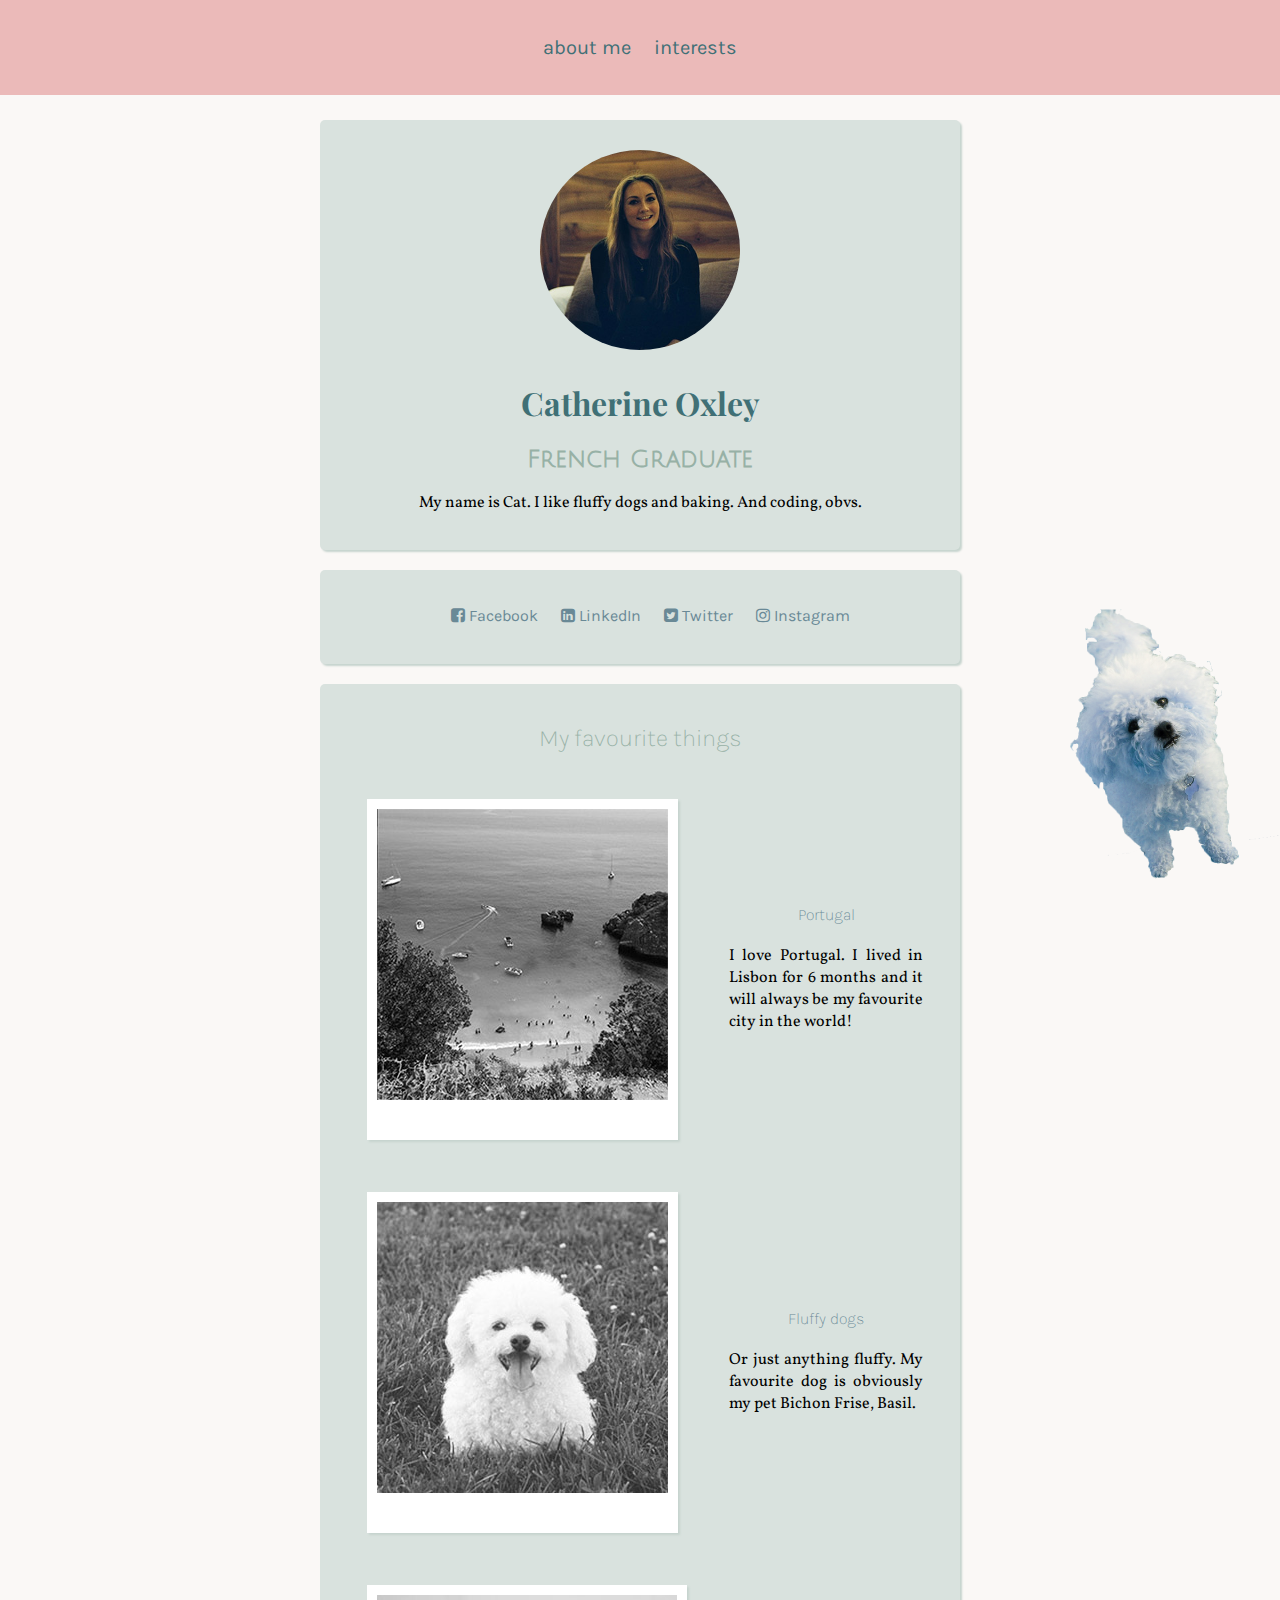
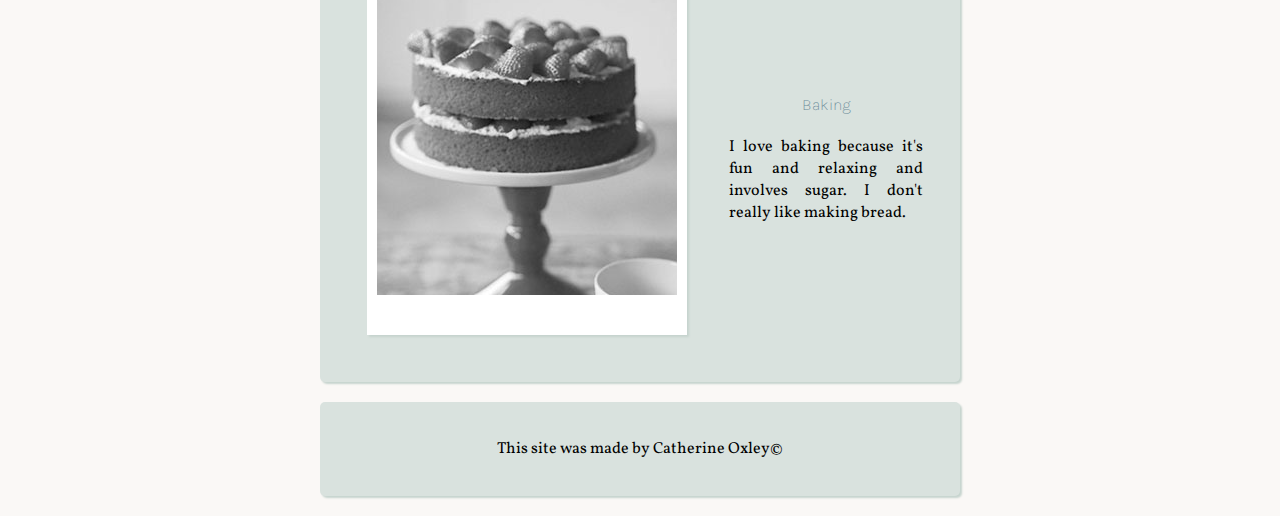
<file: index.html>
<html>
  <head>
    <meta charset="utf-8">
    <title>Basic info</title>

    <!-- Google fonts -->
    <link rel="stylesheet" href="https://fonts.googleapis.com/css?family=Vollkorn|Karla|Playfair+Display|Julius+Sans+One">

    <!-- Fontawesome -->
    <link href="https://maxcdn.bootstrapcdn.com/font-awesome/4.2.0/css/font-awesome.min.css" rel="stylesheet">

    <!-- Your style -->
    <link rel="stylesheet" href="style.css">
  </head>
  <body>

  <div class="container">

    <div class="navbar">
      <ul>
        <li class="inline-list">
          <a href="#header">about me</a>
        </li>
        <li class="inline-list">
        <a href="#pic_table">interests</a>
        </li>
      </ul>
    </div>

    <div class="site-right">

      <div class="card" id="header">
        <img src="images/me.jpg">
        <h1>Catherine Oxley</h1>

        <h2>French Graduate</h2>

        <p>My name is Cat. I like fluffy dogs and baking. And coding, obvs.</p>
      </div>

      <div class="card">
        <ul>
          <li class = "inline-list">
            <a href="https://www.facebook.com/catherine.r.oxley">
            <i class="fa fa-facebook-square" aria-hidden="true"></i> Facebook</a>
          </li>

          <li class = "inline-list">
            <a href="https://uk.linkedin.com/in/croxley">
            <i class="fa fa-linkedin-square" aria-hidden="true"></i> LinkedIn</a>
          </li>

          <li class = "inline-list">
            <a href="https://twitter.com/CatherineOxley">
            <i class="fa fa-twitter-square" aria-hidden="true"></i> Twitter</a>
          </li>

          <li class = "inline-list">
            <a href="https://www.instagram.com/catherineoxley/">
            <i class="fa fa-instagram" aria-hidden="true"></i> Instagram</a>
          </li>
        </ul>
      </div>

      <div class="card" id="pic_table">
      <h2>My favourite things</h2>
        <table>
          <tr>
            <td>
              <img src="images/beachbw.jpg">
            </td>
            <td>
              <h4>Portugal</h4>
              <p>I love Portugal. I lived in Lisbon for 6 months and it will always be my favourite city in the world!</p>
            </td>
          </tr>
          <tr>
            <td>
              <img src="images/bichon copy.jpg">
            </td>
            <td>
              <h4>Fluffy dogs</h4>
              <p>Or just anything fluffy. My favourite dog is obviously my pet Bichon Frise, Basil.</p>
            </td>
          </tr>
          <tr>
            <td>
              <img src="images/cakebw.jpg">
            </td>
            <td>
              <h4>Baking</h4>
              <p>I love baking because it's fun and relaxing and involves sugar. I don't really like making bread.</p>
            </td>
          </tr>
        </table>
      </div>

      <div class="card">
        <p>This site was made by Catherine Oxley&copy;</p>
      </div>

    </div>

    <div id="basil">
    <img src="images/bluebasil.png">
    </div>

  </div>

  </body>
</html>
</file>
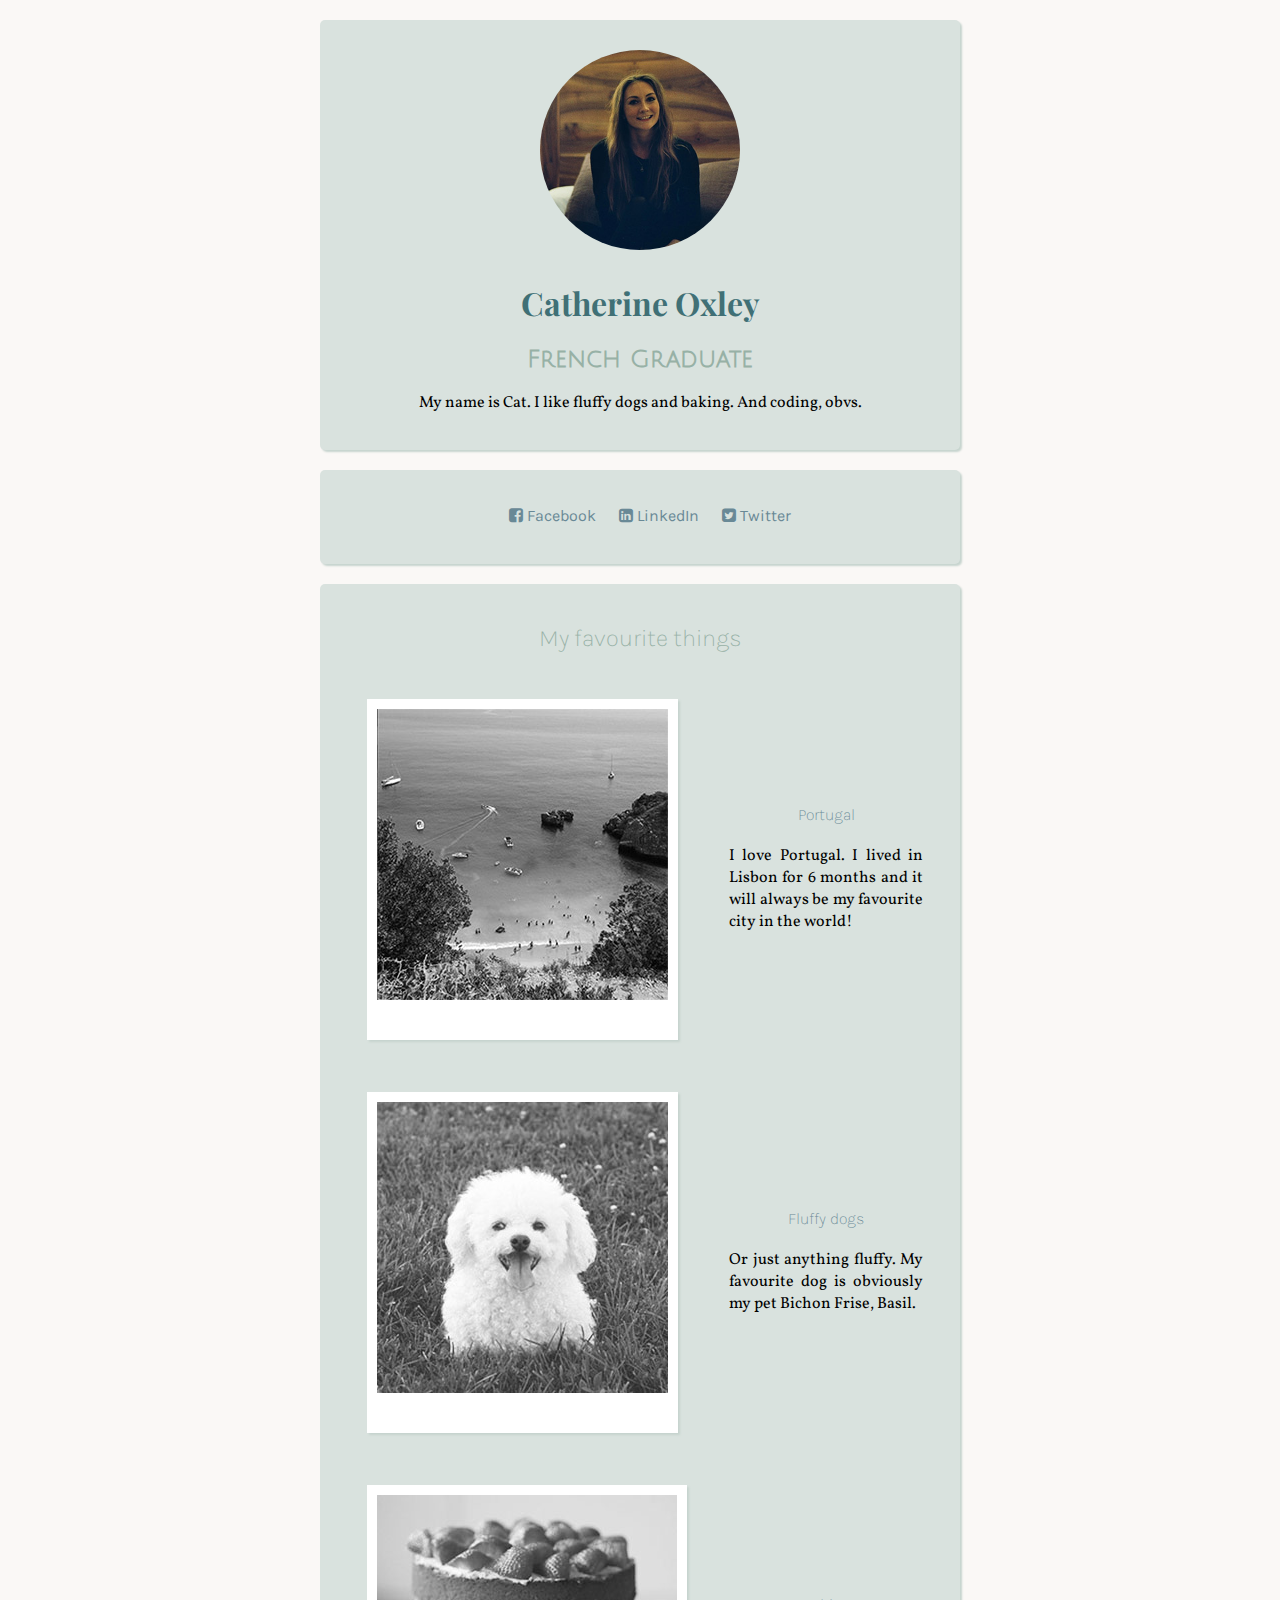
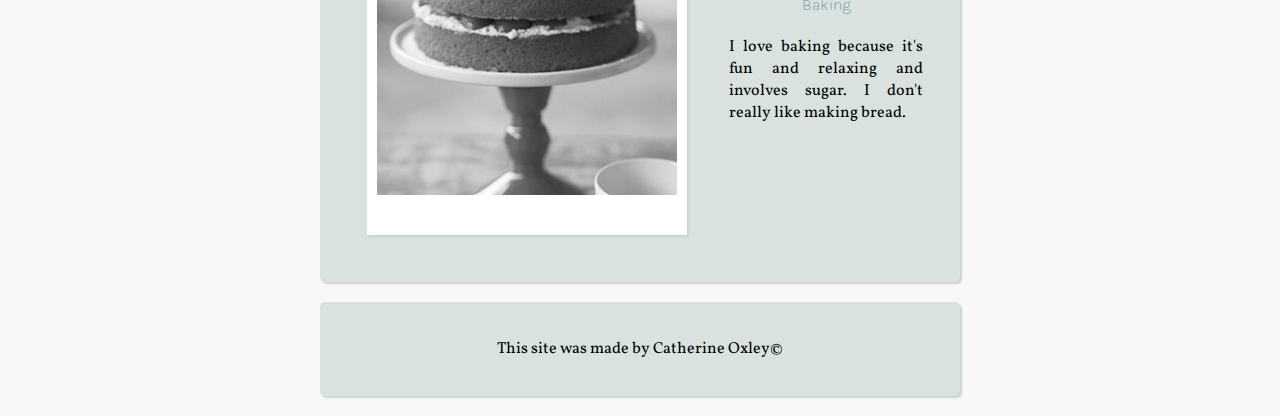
<file: profile/index.html>
<html>
  <head>
    <meta charset="utf-8">
    <title>Basic info</title>

    <!-- Google fonts -->
    <link rel="stylesheet" href="https://fonts.googleapis.com/css?family=Vollkorn|Karla|Playfair+Display|Julius+Sans+One">

    <!-- Fontawesome -->
    <link href="https://maxcdn.bootstrapcdn.com/font-awesome/4.2.0/css/font-awesome.min.css" rel="stylesheet">

    <!-- Your style -->
    <link rel="stylesheet" href="style.css">
  </head>
  <body>

  <div class="container">
    <div class="card" id="header">
      <img src="images/me.jpg">
      <h1>Catherine Oxley</h1>

      <h2>French Graduate</h2>

      <p>My name is Cat. I like fluffy dogs and baking. And coding, obvs.</p>
    </div>

    <div class="card">
      <ul>
        <li class = "inline-list">
          <a href="facebook.com">
          <i class="fa fa-facebook-square" aria-hidden="true"></i> Facebook</a>
        </li>

        <li class = "inline-list">
          <a href="linkedin.com">
          <i class="fa fa-linkedin-square" aria-hidden="true"></i> LinkedIn</a>
        </li>

        <li class = "inline-list">
          <a href="twitter.com">
          <i class="fa fa-twitter-square" aria-hidden="true"></i> Twitter</a>
        </li>
      </ul>
    </div>

    <div class="card" id="pic_table">
    <h2>My favourite things</h2>
      <table>
        <tr>
          <td>
            <img src="images/beachbw.jpg">
          </td>
          <td>
            <h4>Portugal</h4>
            <p>I love Portugal. I lived in Lisbon for 6 months and it will always be my favourite city in the world!</p>
          </td>
        </tr>
        <tr>
          <td>
            <img src="images/bichon copy.jpg">
          </td>
          <td>
            <h4>Fluffy dogs</h4>
            <p>Or just anything fluffy. My favourite dog is obviously my pet Bichon Frise, Basil.</p>
          </td>
        </tr>
        <tr>
          <td>
            <img src="images/cakebw.jpg">
          </td>
          <td>
            <h4>Baking</h4>
            <p>I love baking because it's fun and relaxing and involves sugar. I don't really like making bread.</p>
          </td>
        </tr>
      </table>
    </div>

    <div class="card">
      <p>This site was made by Catherine Oxley&copy;</p>
    </div>

  </div>
  </body>
</html>
</file>
<file: style.css>
body {
  background-color: #FAF8F6;
  font-family: 'Vollkorn', serif;
  margin: 0px;
}

h4,
#pic_table h2 {
  font-family: 'Karla', sans-serif;
  font-weight: 100;
}

h1 {
  color: #407076;
  font-family: 'Playfair Display', serif;
}

h2 {
  font-family: 'Julius Sans One', sans-serif;
  color: #97B1A6;
}

h4 {
  color: #698996;
}

ul {
  list-style: none;
}

ul a {
  color: #698996;
  text-decoration: none;
  font-family: 'Karla', sans-serif;
}

ul a:hover {
  color: #EBBAB9;
}

.card {
  text-align: center;
  width: 600px;
  margin: 20 auto;
  padding: 20px;
  border-radius: 5px;
  background-color: #D9E2DE;
  box-shadow: 2px 2px 2px #C6D4CE;
}

#header img {
  padding: 10px;
  border-radius: 50%;
  width: 200px;
}

#pic_table img {
  margin: 10px;
  border: 10px solid white;
  border-bottom: 40px solid white;
  box-shadow: 2px 2px 2px #C6D4CE;
}

#pic_table td {
  padding: 15px;
  text-align: justify;
}

#pic_table td h4{
  text-align: center;
}

.inline-list {
  display: inline-block;
  padding: 0 20;
  font-size: 16px;
  padding-left: 0px;
}

.navbar {
  position: fixed;
  width: 100%;
  height: 75px;
  background-color: #EBBAB9;
  padding-top: 20px;
}

.navbar ul {
  text-align: center;
  padding-right: 20px;
}

.navbar a {
  color: #407076;
  font-size: 20px;
}

.navbar a:hover {
  color: white;
}

.site-right {
  padding-top: 100px;
}

#basil {
  position: fixed;
  bottom: 5PX;
  right: 5px;
  z-index: 10;
}

#basil img {
  width: 450px;
  padding-bottom: 0;
  margin-bottom: 0;
  margin-right: -100px;
}
</file>
<file: profile/style.css>
body {
  background-color: #FAF8F6;
  font-family: 'Vollkorn', serif;
}

h4,
#pic_table h2 {
  font-family: 'Karla', sans-serif;
  font-weight: 100;
}

h1 {
  color: #407076;
  font-family: 'Playfair Display', serif;
}

h2 {
  font-family: 'Julius Sans One', sans-serif;
  color: #97B1A6;
}

h4 {
  color: #698996;
}

ul {
  list-style: none;
}

ul a {
  color: #698996;
  text-decoration: none;
  font-family: 'Karla', sans-serif;
}

ul a:hover {
  color: #EBBAB9;
}

.card {
  text-align: center;
  width: 600px;
  margin: 20 auto;
  padding: 20px;
  border-radius: 5px;
  background-color: #D9E2DE;
  box-shadow: 2px 2px 2px #C6D4CE;
}

#header img {
  padding: 10px;
  border-radius: 50%;
  width: 200px;
}

#pic_table img {
  margin: 10px;
  border: 10px solid white;
  border-bottom: 40px solid white;
  box-shadow: 2px 2px 2px #C6D4CE;
}

#pic_table td {
  padding: 15px;
  text-align: justify;
}

#pic_table td h4{
  text-align: center;
}

.inline-list {
  display: inline-block;
  padding: 0 20;
  font-size: 16px;
  padding-left: 0px;
}
</file>
